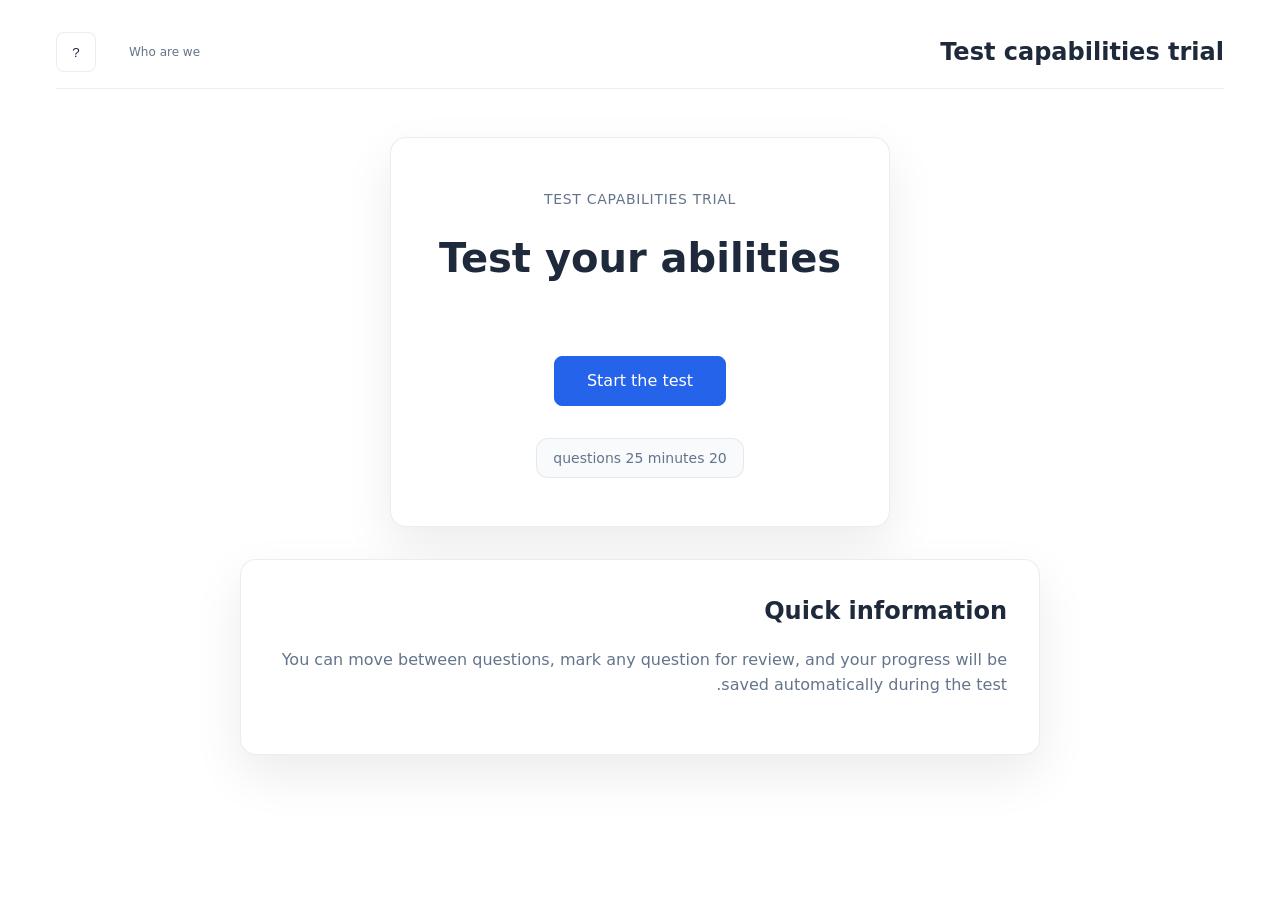
<file: index.html>
<!DOCTYPE html>
<html lang="ar" dir="rtl">
<head>
  <meta charset="UTF-8">
  <meta name="viewport" content="width=device-width, initial-scale=1.0">
  <meta name="description" content="From platform test capabilities trial professional and fast simulates the experience of the real test with evaluation and detailed analysis.">
  <title>Test capabilities trial</title>
  <link rel="stylesheet" href="style.css">
</head>
<body data-page="landing">
  <div class="page-shell landing-shell">
    <header class="site-header">
      <a class="brand brand-title" href="index.html" aria-label="Return to home page">Test capabilities trial</a>
      <div class="inline-actions">
        <a class="button button-ghost button-sm" href="about.html">Who are we</a>
        <button class="icon-button theme-toggle" type="button" aria-label="Switch night mode">?</button>
      </div>
    </header>

    <main class="landing-main">
      <section class="hero-card hero-card-simple">
        <div class="hero-copy">
          <span class="eyebrow">Test capabilities trial</span>
          <h1>Test your abilities</h1>
          
        <br>
          <div class="hero-actions">
            <a class="button button-primary button-lg" href="exam.html" data-action="start-exam">Start the test</a>
            <a class="button button-secondary button-lg hidden" href="exam.html" data-action="resume-exam">Resume the test</a>
          </div>

          <div class="inline-hint">
            20 questions  25 minutes
          </div>
        </div>
      </section>

      <section class="prep-card prep-card-simple">
        <div>
          <h2>Quick information</h2>
          <p class="muted">
            You can move between questions, mark any question for review, and your progress will be saved automatically during the test.
          </p>
        </div>
        <div class="summary-grid" id="historySummary" aria-live="polite"></div>
      </section>
    </main>
  </div>

  <script src="script.js"></script>
</body>
</html>
</file>
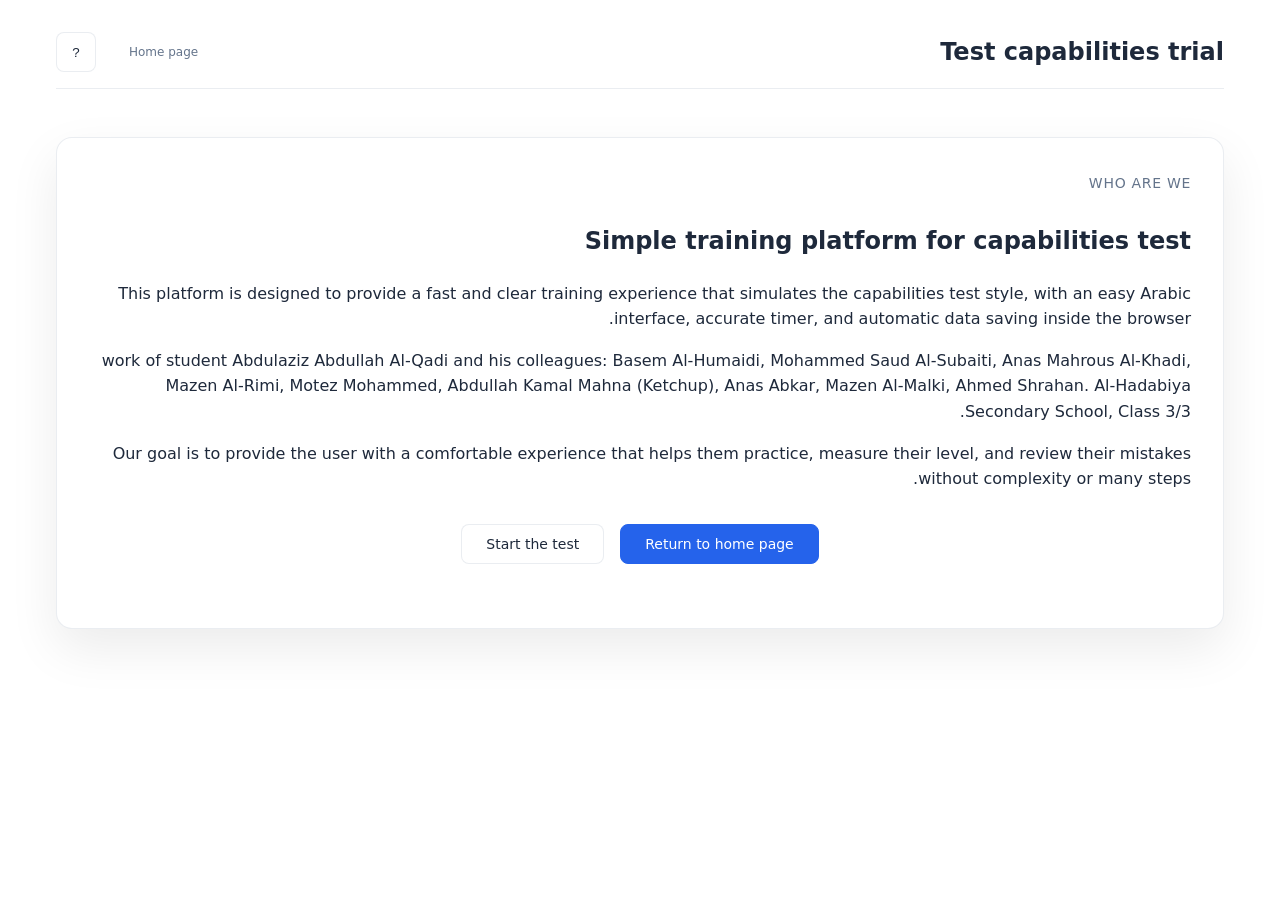
<file: about.html>
<!DOCTYPE html>
<html lang="ar" dir="rtl">
<head>
  <meta charset="UTF-8">
  <meta name="viewport" content="width=device-width, initial-scale=1.0">
  <meta name="description" content="Learn about the trial capabilities test platform and its purpose.">
  <title>Who are we | Test capabilities trial</title>
  <link rel="stylesheet" href="style.css">
</head>
<body data-page="about">
  <div class="page-shell landing-shell">
    <header class="site-header">
      <a class="brand brand-title" href="index.html" aria-label="Return to home page">Test capabilities trial</a>
      <div class="inline-actions">
        <a class="button button-ghost button-sm" href="index.html">Home page</a>
        <button class="icon-button theme-toggle" type="button" aria-label="Switch night mode">?</button>
      </div>
    </header>

    <main class="results-main">
      <section class="glass-card about-card">
        <span class="eyebrow">Who are we</span>
        <h1>Simple training platform for capabilities test</h1>
        <p>
          This platform is designed to provide a fast and clear training experience that simulates the capabilities test style, with an easy Arabic interface, accurate timer, and automatic data saving inside the browser.
        </p>
        <p>
          work of student Abdulaziz Abdullah Al-Qadi and his colleagues: Basem Al-Humaidi, Mohammed Saud Al-Subaiti, Anas Mahrous Al-Khadi, Mazen Al-Rimi, Motez Mohammed, Abdullah Kamal Mahna (Ketchup), Anas Abkar, Mazen Al-Malki, Ahmed Shrahan. Al-Hadabiya Secondary School, Class 3/3.
        </p>
        <p>
          Our goal is to provide the user with a comfortable experience that helps them practice, measure their level, and review their mistakes without complexity or many steps.
        </p>

        <div class="hero-actions">
          <a class="button button-primary" href="index.html">Return to home page</a>
          <a class="button button-secondary" href="exam.html">Start the test</a>
        </div>
      </section>
    </main>
  </div>

  <script src="script.js"></script>
</body>
</html>
</file>
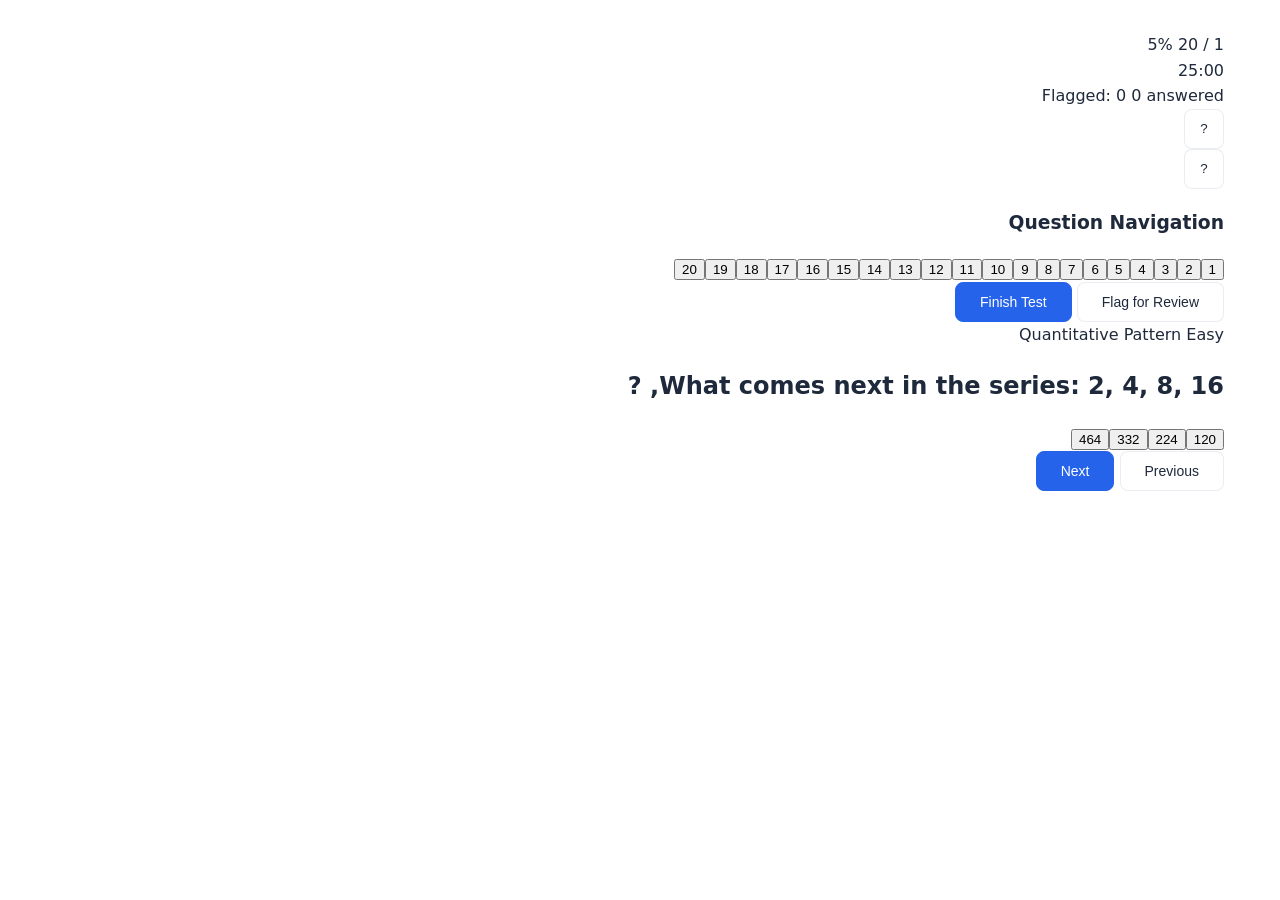
<file: exam.html>
<!DOCTYPE html>
<html lang="ar" dir="rtl">
<head>
  <meta charset="UTF-8">
  <meta name="viewport" content="width=device-width, initial-scale=1.0">
  <meta name="description" content="Take the abilities test with 20 questions in 25 minutes.">
  <title>Test | Test capabilities trial</title>
  <link rel="stylesheet" href="style.css">
</head>
<body data-page="exam">
  <div class="page-shell exam-shell">
    <header class="exam-header">
      <div class="header-cluster">
        <div class="question-info">
          <span id="questionCounter">1 / 20</span>
          <span class="progress-text" id="progressText">5%</span>
        </div>
        <div class="progress-bar-container">
          <div class="progress-bar" id="progressBar"></div>
        </div>
      </div>
      
      <div class="header-cluster timer-cluster" id="timerCluster">
        <span class="timer-display" id="timerDisplay">25:00</span>
      </div>
      
      <div class="header-cluster">
        <span class="flagged-count" id="flaggedCount">Flagged: 0</span>
        <span class="answered-count" id="answeredCount">0 answered</span>
      </div>
      
      <div class="header-cluster">
        <button class="icon-button" type="button" id="fullscreenButton" aria-label="Toggle fullscreen">?</button>
        <button class="icon-button theme-toggle" type="button" aria-label="Switch theme">?</button>
      </div>
    </header>

    <main class="exam-main">
      <aside class="exam-sidebar">
        <div class="question-nav-container">
          <h3>Question Navigation</h3>
          <div class="nav-grid" id="questionNav"></div>
        </div>
        
        <div class="session-controls">
          <button class="button button-secondary" type="button" id="flagButton">Flag for Review</button>
          <button class="button button-primary" type="button" id="finishButton">Finish Test</button>
        </div>
        
        <div class="session-notice hidden" id="sessionNotice"></div>
      </aside>

      <section class="exam-content">
        <article class="question-card">
          <div class="question-header">
            <div class="question-badges">
              <span class="badge" id="categoryBadge">Verbal</span>
              <span class="badge" id="subTypeBadge">Analogy</span>
              <span class="badge" id="difficultyBadge">Easy</span>
            </div>
          </div>
          
          <div class="question-body">
            <h2 class="question-text" id="questionText">Loading question...</h2>
          </div>
          
          <div class="question-options">
            <div class="options-list" id="optionsList"></div>
          </div>
        </article>

        <div class="exam-navigation">
          <button class="button button-secondary" type="button" id="prevButton">Previous</button>
          <button class="button button-primary" type="button" id="nextButton">Next</button>
        </div>
      </section>
    </main>
  </div>

  <script src="script.js"></script>
</body>
</html>
</file>
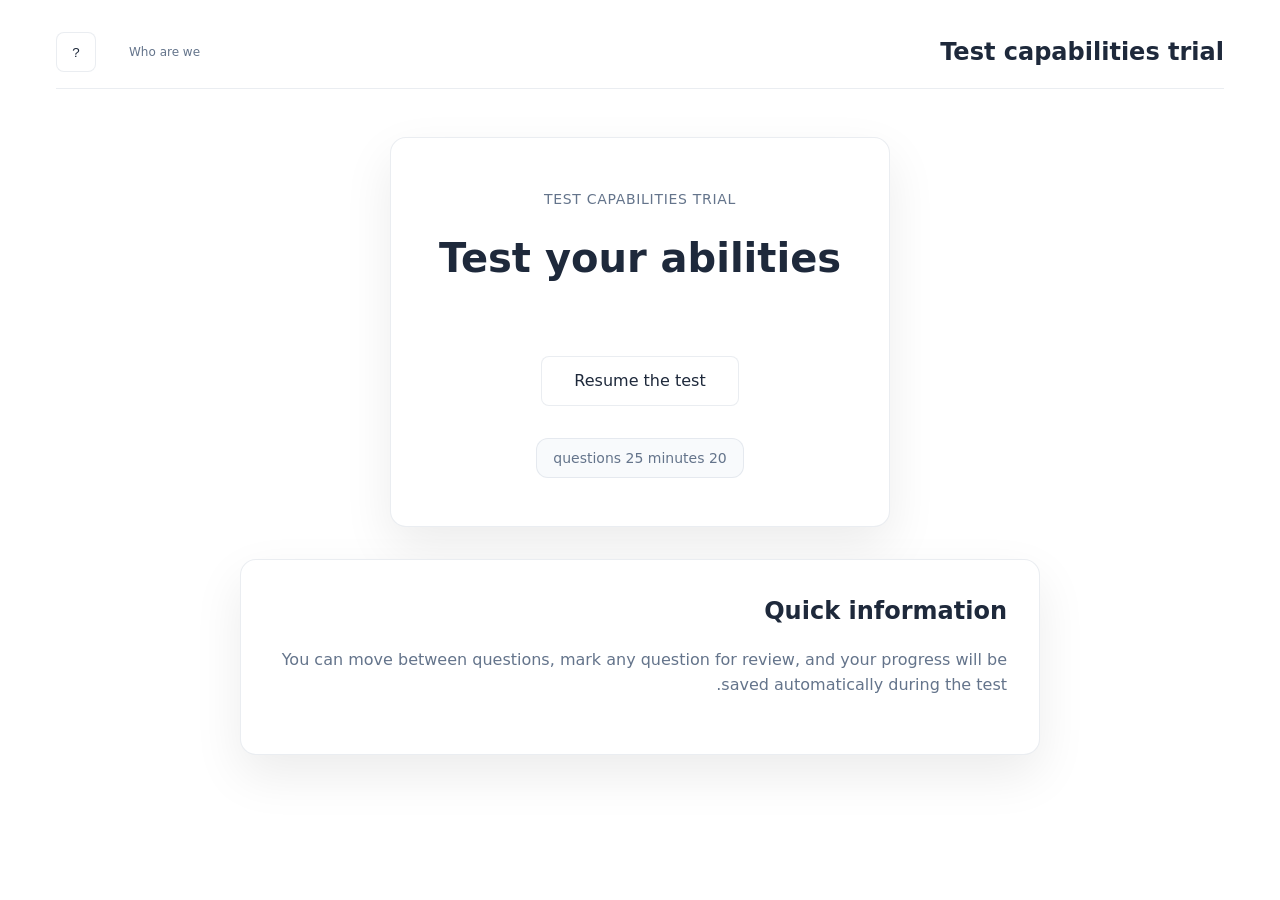
<file: results.html>
<!DOCTYPE html>
<html lang="ar" dir="rtl">
<head>
  <meta charset="UTF-8">
  <meta name="viewport" content="width=device-width, initial-scale=1.0">
  <meta name="description" content="View your test results with detailed analysis and question review.">
  <title>Results | Test capabilities trial</title>
  <link rel="stylesheet" href="style.css">
</head>
<body data-page="results">
  <div class="page-shell results-shell">
    <header class="site-header">
      <a class="brand brand-title" href="index.html" aria-label="Return to home page">Test capabilities trial</a>
      <div class="inline-actions">
        <a class="button button-ghost button-sm" href="about.html">Who are we</a>
        <button class="icon-button theme-toggle" type="button" aria-label="Switch theme">?</button>
      </div>
    </header>

    <main class="results-main">
      <section class="results-hero glass-card">
        <div class="results-score">
          <span class="eyebrow">Final Score</span>
          <h1 id="scoreValue">0 / 20</h1>
          <p id="scoreMeta">0%</p>
          <strong id="scoreRating" class="rating-pill">Needs Improvement</strong>
        </div>

        <div class="results-actions">
          <button class="button button-primary" type="button" id="retryButton">Retake Test</button>
          <button class="button button-secondary" type="button" id="printButton">Print Results</button>
          <a class="button button-ghost" href="index.html">Return to Home</a>
        </div>
      </section>

      <section class="summary-grid" id="summaryCards" aria-label="Summary indicators"></section>

      <section class="analysis-layout">
        <article class="glass-card">
          <div class="panel-heading">
            <h2>By Category</h2>
            <span class="muted">Verbal and Quantitative</span>
          </div>
          <div class="analysis-list" id="categoryAnalysis"></div>
        </article>

        <article class="glass-card">
          <div class="panel-heading">
            <h2>By Difficulty</h2>
            <span class="muted">Easy, Medium, Hard</span>
          </div>
          <div class="analysis-list" id="difficultyAnalysis"></div>
        </article>
      </section>

      <section class="glass-card">
        <div class="panel-heading">
          <h2>Question Review</h2>
          <span class="muted">Review all questions and answers</span>
        </div>
        <div class="question-review" id="questionReview"></div>
      </section>
    </main>
  </div>

  <script src="script.js"></script>
</body>
</html>
</file>
<file: style.css>
/* CSS Variables for Theming */
:root {
  --primary: #2563eb;
  --primary-soft: rgba(37, 99, 235, 0.1);
  --secondary: #3b82f6;
  --success: #22c55e;
  --success-soft: rgba(34, 197, 94, 0.1);
  --error: #ef4444;
  --error-soft: rgba(239, 68, 68, 0.1);
  --warning: #f59e0b;
  --warning-soft: rgba(245, 158, 11, 0.1);
  --background: #ffffff;
  --background-strong: #f8fafc;
  --surface: #ffffff;
  --surface-alt: rgba(255, 255, 255, 0.85);
  --text: #1e293b;
  --text-soft: #64748b;
  --border: rgba(148, 163, 184, 0.2);
  --shadow: 0 20px 50px rgba(0, 0, 0, 0.08);
  --radius-sm: 0.375rem;
  --radius-md: 0.5rem;
  --radius-lg: 0.75rem;
  --radius-xl: 1rem;
}

body[data-theme="dark"] {
  color-scheme: dark;
  --background: #0f172a;
  --background-strong: #1e293b;
  --surface: #162033;
  --surface-alt: rgba(22, 32, 51, 0.88);
  --text: #e2e8f0;
  --text-soft: #cbd5e1;
  --border: rgba(148, 163, 184, 0.16);
  --primary-soft: rgba(37, 99, 235, 0.22);
  --success-soft: rgba(34, 197, 94, 0.18);
  --error-soft: rgba(239, 68, 68, 0.18);
  --warning-soft: rgba(245, 158, 11, 0.18);
  --shadow: 0 28px 70px rgba(2, 6, 23, 0.45);
}

body[data-theme="comfort"] {
  color-scheme: light;
  --primary: #10b981;
  --primary-soft: #d1fae5;
  --secondary: #34d399;
  --background: #f0fdf4;
  --background-strong: #dcfce7;
  --surface: #ffffff;
  --surface-alt: rgba(255, 255, 255, 0.85);
  --text: #064e3b;
  --text-soft: #047857;
  --border: rgba(16, 185, 129, 0.2);
  --success: #059669;
  --success-soft: #d1fae5;
  --error: #dc2626;
  --error-soft: #fee2e2;
  --warning: #d97706;
  --warning-soft: #fef3c7;
  --shadow: 0 20px 50px rgba(16, 185, 129, 0.08);
}

/* Base Styles */
* {
  box-sizing: border-box;
}

body {
  margin: 0;
  font-family: system-ui, -apple-system, BlinkMacSystemFont, "Segoe UI", Roboto, "Helvetica Neue", Arial, sans-serif;
  background: var(--background);
  color: var(--text);
  line-height: 1.6;
  -webkit-font-smoothing: antialiased;
  -moz-osx-font-smoothing: grayscale;
}

a {
  color: var(--primary);
  text-decoration: none;
  transition: color 0.2s ease;
}

a:hover {
  color: var(--secondary);
}

/* Button Styles */
.button {
  display: inline-flex;
  align-items: center;
  justify-content: center;
  gap: 0.5rem;
  padding: 0.75rem 1.5rem;
  font-size: 0.875rem;
  font-weight: 500;
  line-height: 1;
  border: 1px solid transparent;
  border-radius: var(--radius-md);
  cursor: pointer;
  transition: all 0.2s ease;
  text-decoration: none;
  background: var(--background);
  color: var(--text);
}

.button-primary {
  background: var(--primary);
  color: white;
  border-color: var(--primary);
}

.button-primary:hover {
  background: var(--secondary);
  border-color: var(--secondary);
  transform: translateY(-1px);
  box-shadow: 0 4px 12px rgba(0, 0, 0, 0.1);
}

.button-secondary {
  background: var(--surface);
  color: var(--text);
  border-color: var(--border);
}

.button-secondary:hover {
  background: var(--background-strong);
  border-color: var(--primary);
  color: var(--primary);
}

.button-ghost {
  background: transparent;
  color: var(--text-soft);
  border-color: transparent;
}

.button-ghost:hover {
  background: var(--surface);
  color: var(--text);
}

.button-lg {
  padding: 1rem 2rem;
  font-size: 1rem;
}

.button-sm {
  padding: 0.5rem 1rem;
  font-size: 0.75rem;
}

/* Layout */
.page-shell {
  width: 100%;
  max-width: 1200px;
  margin: 0 auto;
  padding: 2rem 1rem 4rem;
}

.site-header {
  display: flex;
  align-items: center;
  justify-content: space-between;
  margin-bottom: 3rem;
  padding-bottom: 1rem;
  border-bottom: 1px solid var(--border);
}

.brand {
  font-size: 1.25rem;
  font-weight: 700;
  color: var(--text);
}

.brand-title {
  font-size: 1.5rem;
}

.inline-actions {
  display: flex;
  align-items: center;
  gap: 1rem;
}

.icon-button {
  display: flex;
  align-items: center;
  justify-content: center;
  width: 2.5rem;
  height: 2.5rem;
  border: 1px solid var(--border);
  border-radius: var(--radius-md);
  background: var(--surface);
  color: var(--text);
  cursor: pointer;
  transition: all 0.2s ease;
}

.icon-button:hover {
  background: var(--background-strong);
  border-color: var(--primary);
  color: var(--primary);
}

/* Landing Page */
.landing-main {
  display: flex;
  flex-direction: column;
  gap: 2rem;
}

.hero-card {
  background: var(--surface);
  border: 1px solid var(--border);
  border-radius: var(--radius-xl);
  padding: 3rem;
  text-align: center;
  box-shadow: var(--shadow);
}

.hero-card-simple {
  max-width: 600px;
  margin: 0 auto;
}

.hero-copy h1 {
  font-size: 2.5rem;
  font-weight: 700;
  margin: 1rem 0;
  line-height: 1.2;
}

.eyebrow {
  display: inline-block;
  font-size: 0.875rem;
  font-weight: 500;
  color: var(--text-soft);
  text-transform: uppercase;
  letter-spacing: 0.05em;
  margin-bottom: 0.5rem;
}

.hero-actions {
  display: flex;
  gap: 1rem;
  justify-content: center;
  margin: 2rem 0;
}

.inline-hint {
  display: inline-flex;
  align-items: center;
  gap: 1rem;
  padding: 0.5rem 1rem;
  background: var(--background-strong);
  border: 1px solid var(--border);
  border-radius: var(--radius-lg);
  font-size: 0.875rem;
  color: var(--text-soft);
}

.prep-card {
  background: var(--surface);
  border: 1px solid var(--border);
  border-radius: var(--radius-xl);
  padding: 2rem;
  box-shadow: var(--shadow);
}

.prep-card-simple {
  max-width: 800px;
  margin: 0 auto;
}

.prep-card h2 {
  font-size: 1.5rem;
  font-weight: 600;
  margin: 0 0 1rem;
}

.muted {
  color: var(--text-soft);
}

/* Responsive Design */
@media (max-width: 768px) {
  .page-shell {
    width: calc(100% - 16px);
    padding: 16px 0 32px;
  }
  
  .hero-card, .prep-card {
    padding: 20px;
  }
  
  .hero-copy h1 {
    font-size: 2rem;
  }
  
  .hero-actions {
    flex-direction: column;
    align-items: center;
  }
  
  .site-header {
    flex-direction: column;
    gap: 1rem;
    text-align: center;
  }
}

/* Utility Classes */
.hidden {
  display: none !important;
}

.glass-card {
  background: var(--surface);
  border: 1px solid var(--border);
  border-radius: var(--radius-xl);
  padding: 2rem;
  box-shadow: var(--shadow);
}

.summary-grid {
  display: grid;
  grid-template-columns: repeat(auto-fit, minmax(200px, 1fr));
  gap: 1rem;
  margin-top: 1.5rem;
}

/* Theme Toggle Animation */
.theme-toggle {
  transition: transform 0.3s ease;
}

.theme-toggle:hover {
  transform: rotate(180deg);
}
</file>
